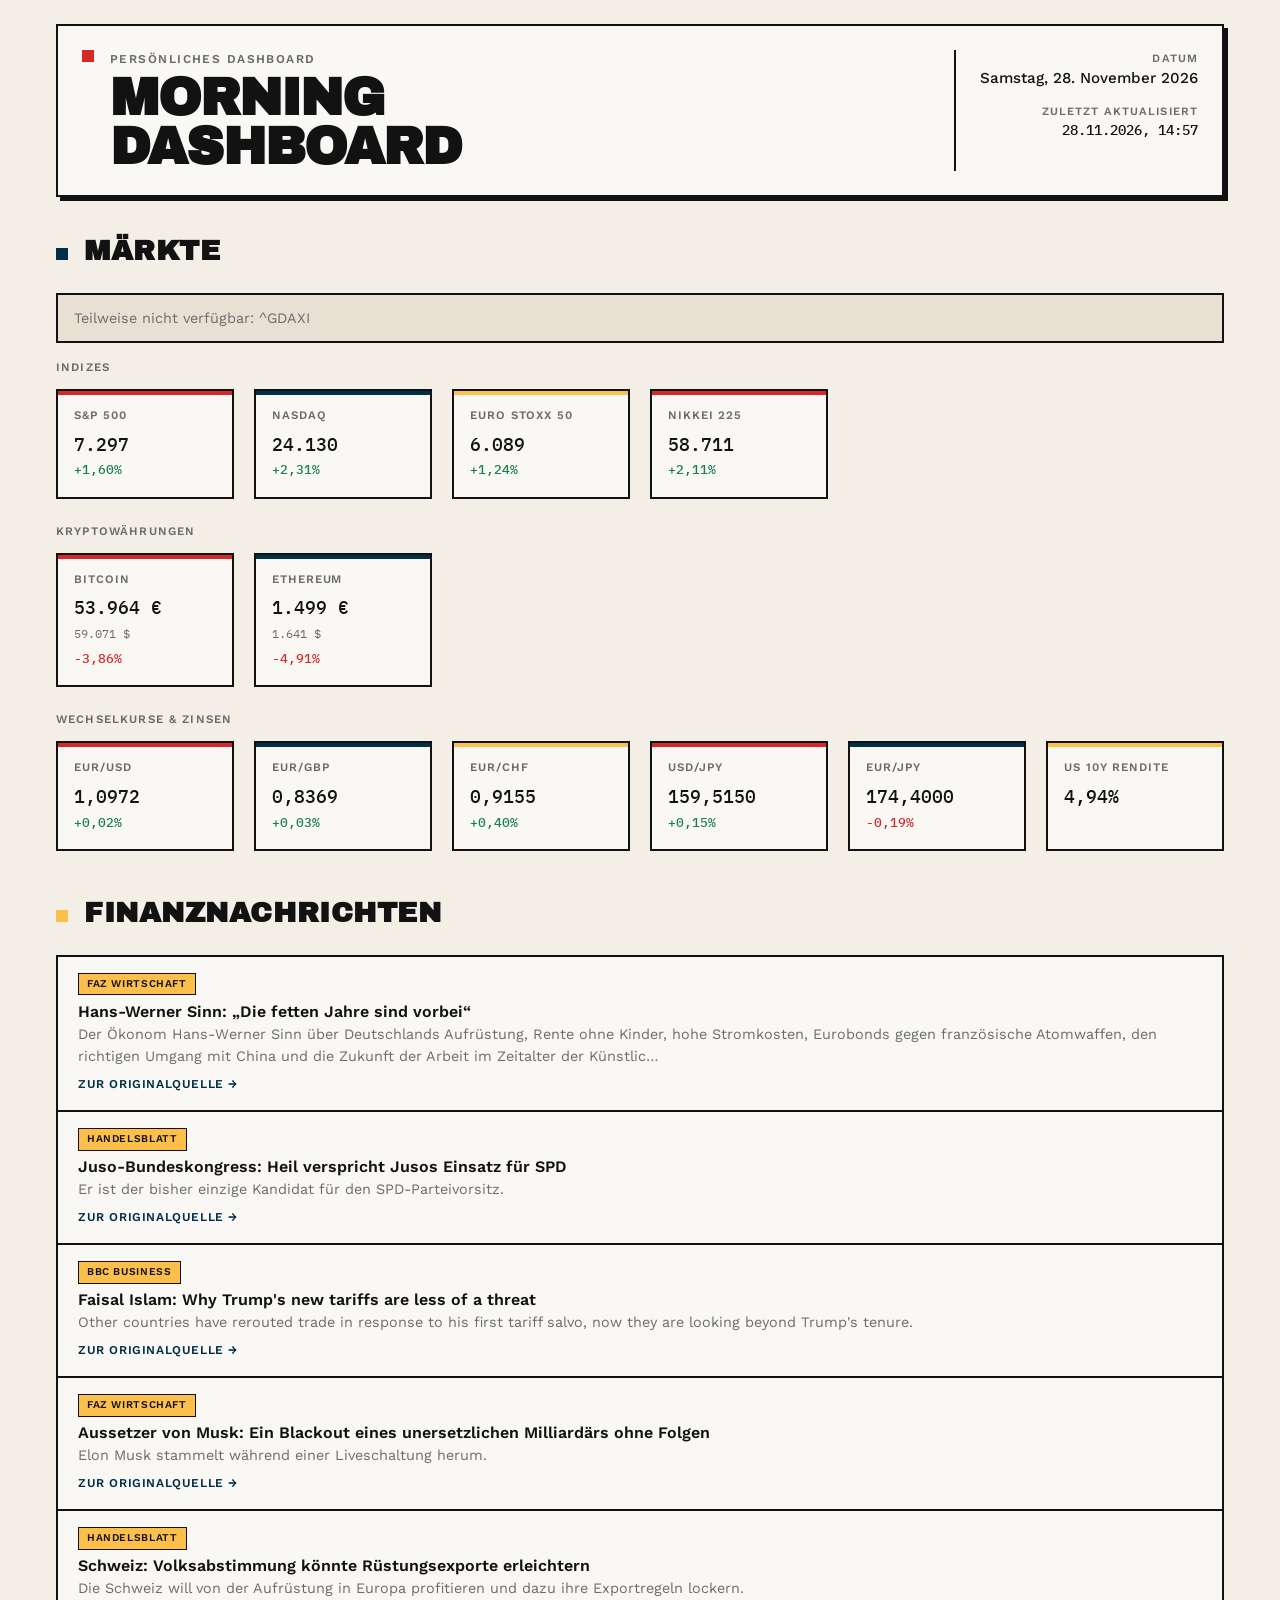
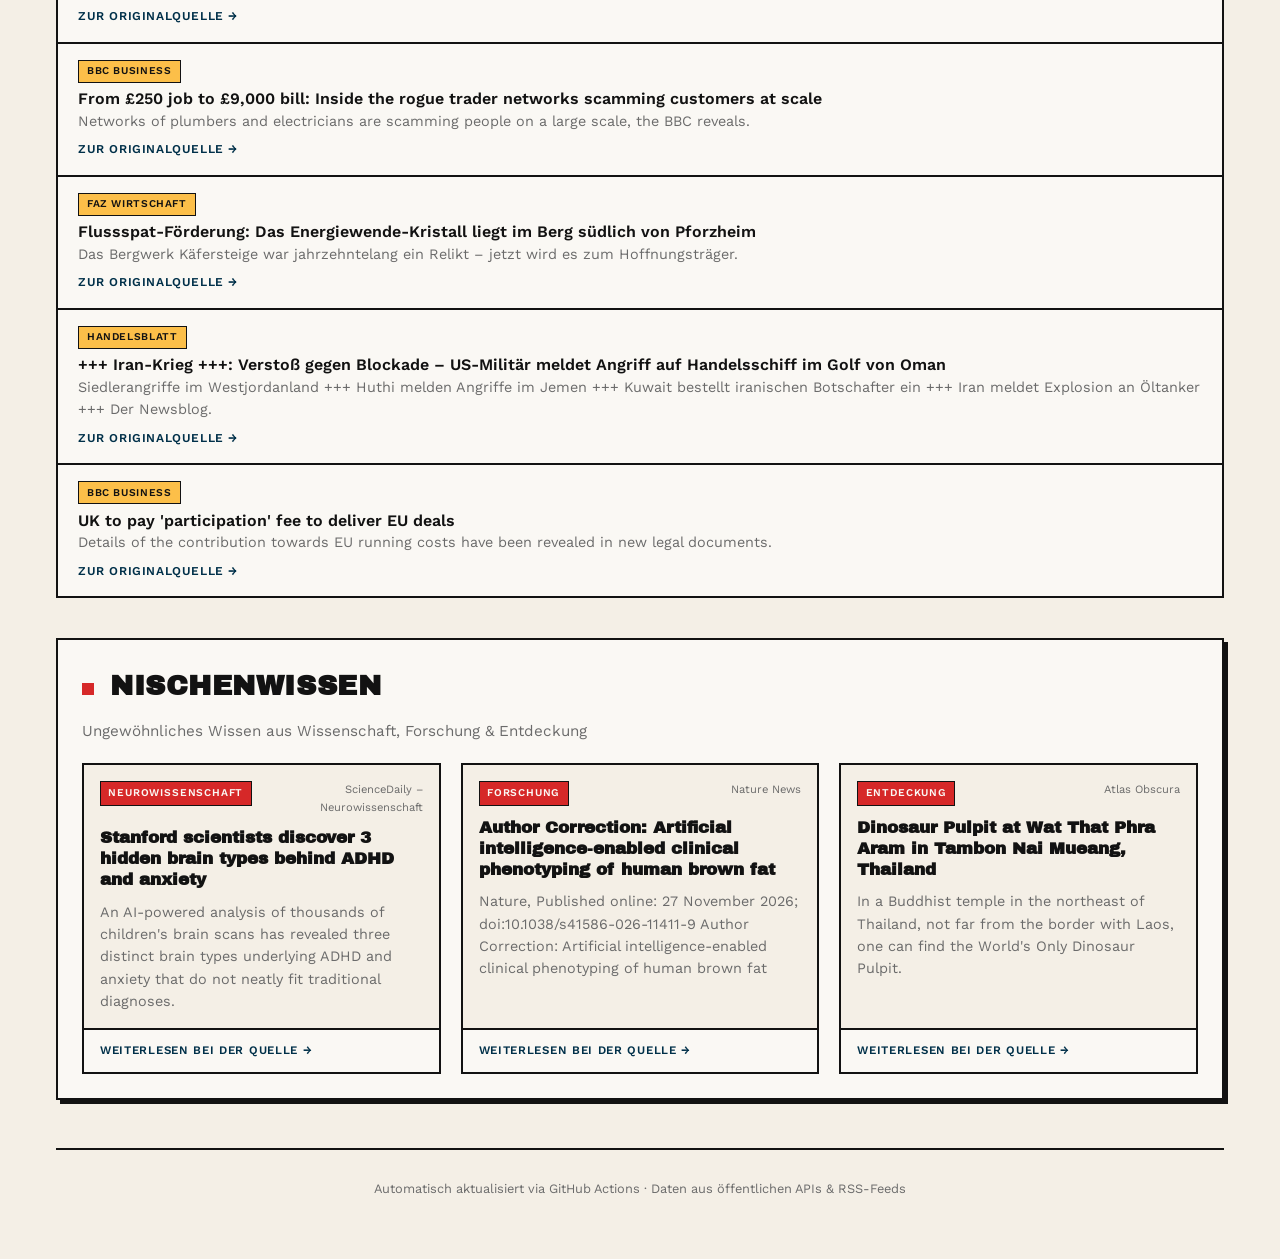
<file: index.html>
<!DOCTYPE html>
<html lang="de">
<head>
  <meta charset="UTF-8">
  <meta name="viewport" content="width=device-width, initial-scale=1.0">
  <meta name="description" content="Persönliches Morning Dashboard – Finanzen, Nachrichten und Nischenwissen">
  <title>Morning Dashboard</title>
  <link rel="preconnect" href="https://fonts.googleapis.com">
  <link rel="preconnect" href="https://fonts.gstatic.com" crossorigin>
  <link href="https://fonts.googleapis.com/css2?family=Archivo+Black&family=IBM+Plex+Mono:wght@400;500&family=Work+Sans:wght@400;500;600&display=swap" rel="stylesheet">
  <link rel="stylesheet" href="css/style.css">
</head>
<body>
  <div class="page">
    <header class="site-header">
      <div class="header-grid">
        <div class="header-title">
          <span class="accent-bar accent-red"></span>
          <div>
            <p class="eyebrow">Persönliches Dashboard</p>
            <h1>Morning<br>Dashboard</h1>
          </div>
        </div>
        <div class="header-meta">
          <p class="meta-label">Datum</p>
          <p id="date-label" class="meta-value">—</p>
          <p class="meta-label">Zuletzt aktualisiert</p>
          <p id="updated-at" class="meta-value mono">—</p>
        </div>
      </div>
    </header>

    <main>
      <!-- Finanzkennzahlen -->
      <section class="section" aria-labelledby="markets-heading">
        <div class="section-head">
          <span class="accent-bar accent-blue"></span>
          <h2 id="markets-heading">Märkte</h2>
        </div>
        <div id="markets-error" class="section-error hidden" role="alert"></div>
        <div class="market-block">
          <p class="subsection-label">Indizes</p>
          <div id="indices-grid" class="card-grid card-grid--compact"></div>
        </div>
        <div class="market-block">
          <p class="subsection-label">Kryptowährungen</p>
          <div id="crypto-grid" class="card-grid card-grid--compact"></div>
        </div>
        <div class="market-block">
          <p class="subsection-label">Wechselkurse & Zinsen</p>
          <div id="forex-grid" class="card-grid card-grid--compact"></div>
        </div>
      </section>

      <!-- Finanznachrichten -->
      <section class="section" aria-labelledby="finance-heading">
        <div class="section-head">
          <span class="accent-bar accent-yellow"></span>
          <h2 id="finance-heading">Finanznachrichten</h2>
        </div>
        <div id="finance-error" class="section-error hidden" role="alert"></div>
        <div id="finance-news" class="news-list"></div>
      </section>

      <!-- Nischen-News (Herzstück) -->
      <section class="section section--highlight" aria-labelledby="niche-heading">
        <div class="section-head">
          <span class="accent-bar accent-red"></span>
          <h2 id="niche-heading">Nischenwissen</h2>
          <p class="section-subtitle">Ungewöhnliches Wissen aus Wissenschaft, Forschung & Entdeckung</p>
        </div>
        <div id="niche-error" class="section-error hidden" role="alert"></div>
        <div id="niche-news" class="niche-grid"></div>
      </section>
    </main>

    <footer class="site-footer">
      <p>Automatisch aktualisiert via GitHub Actions · Daten aus öffentlichen APIs & RSS-Feeds</p>
    </footer>
  </div>

  <script src="js/app.js"></script>
</body>
</html>
</file>
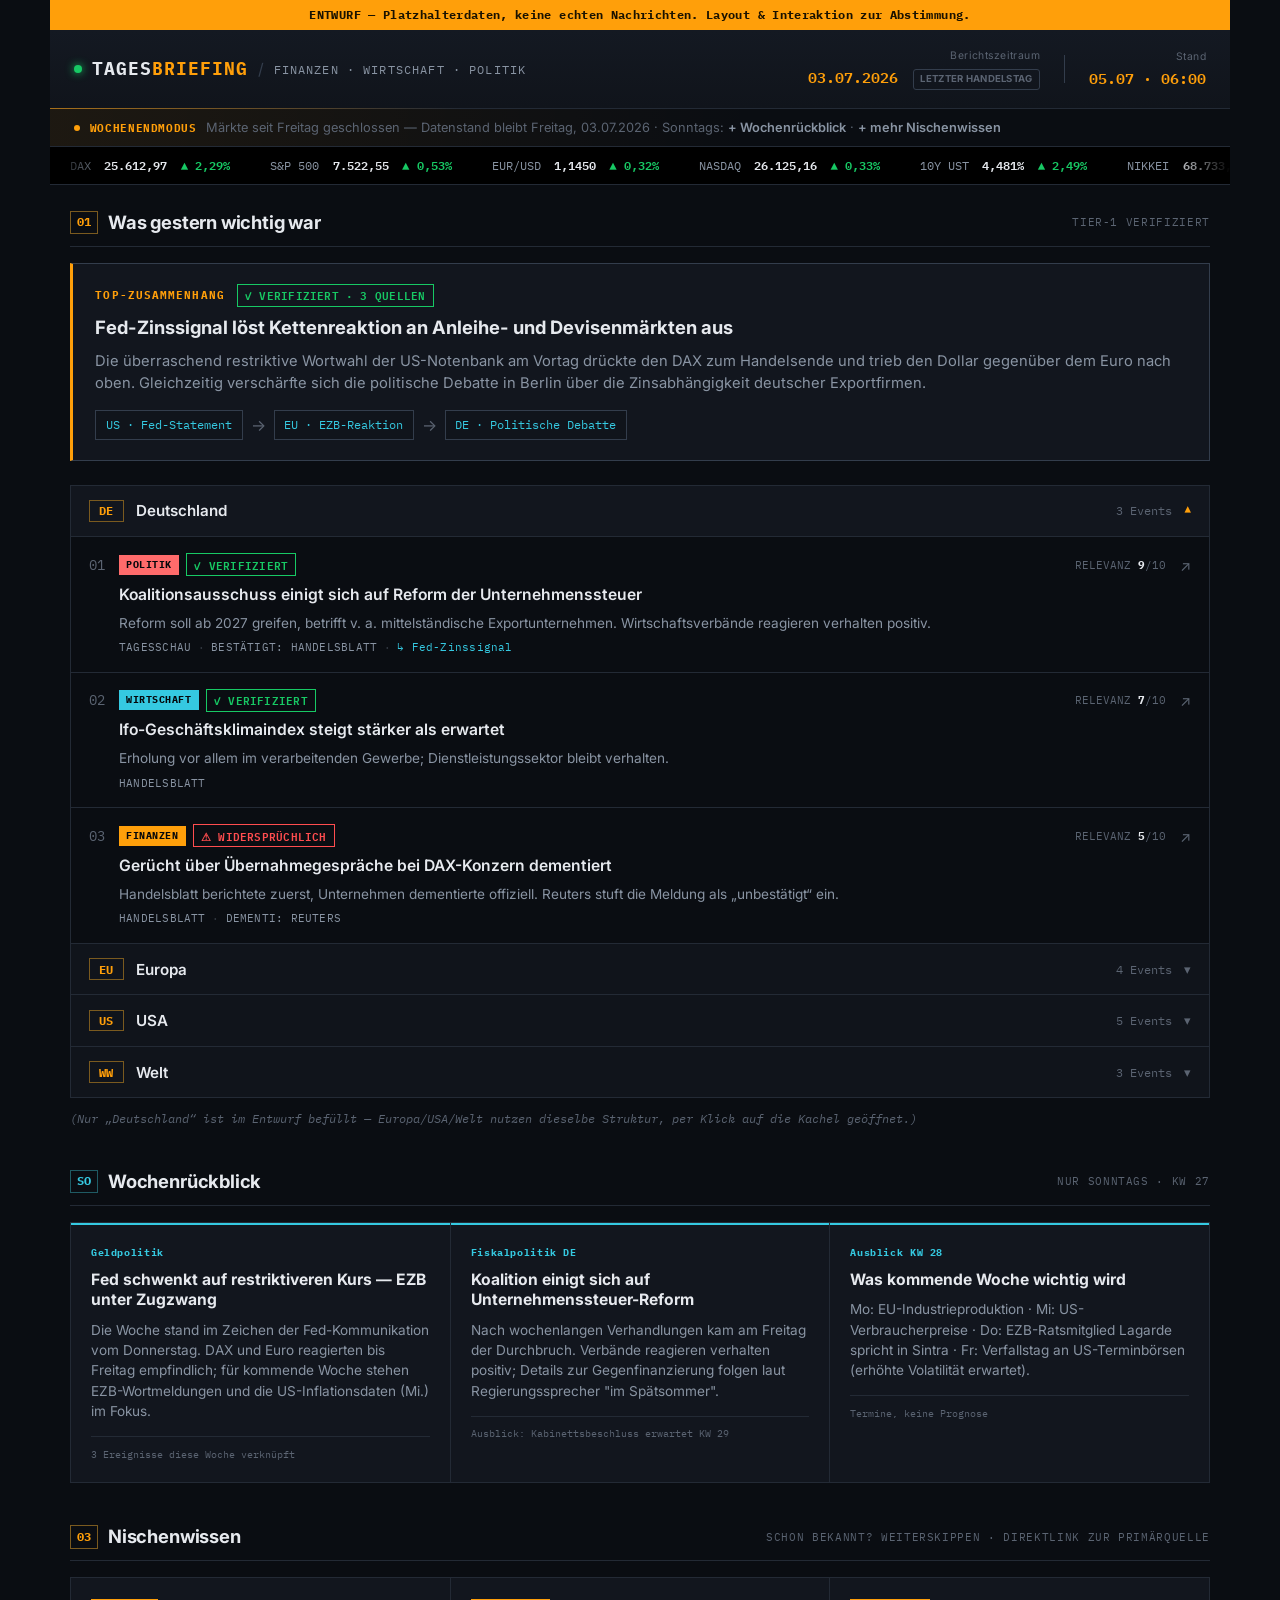
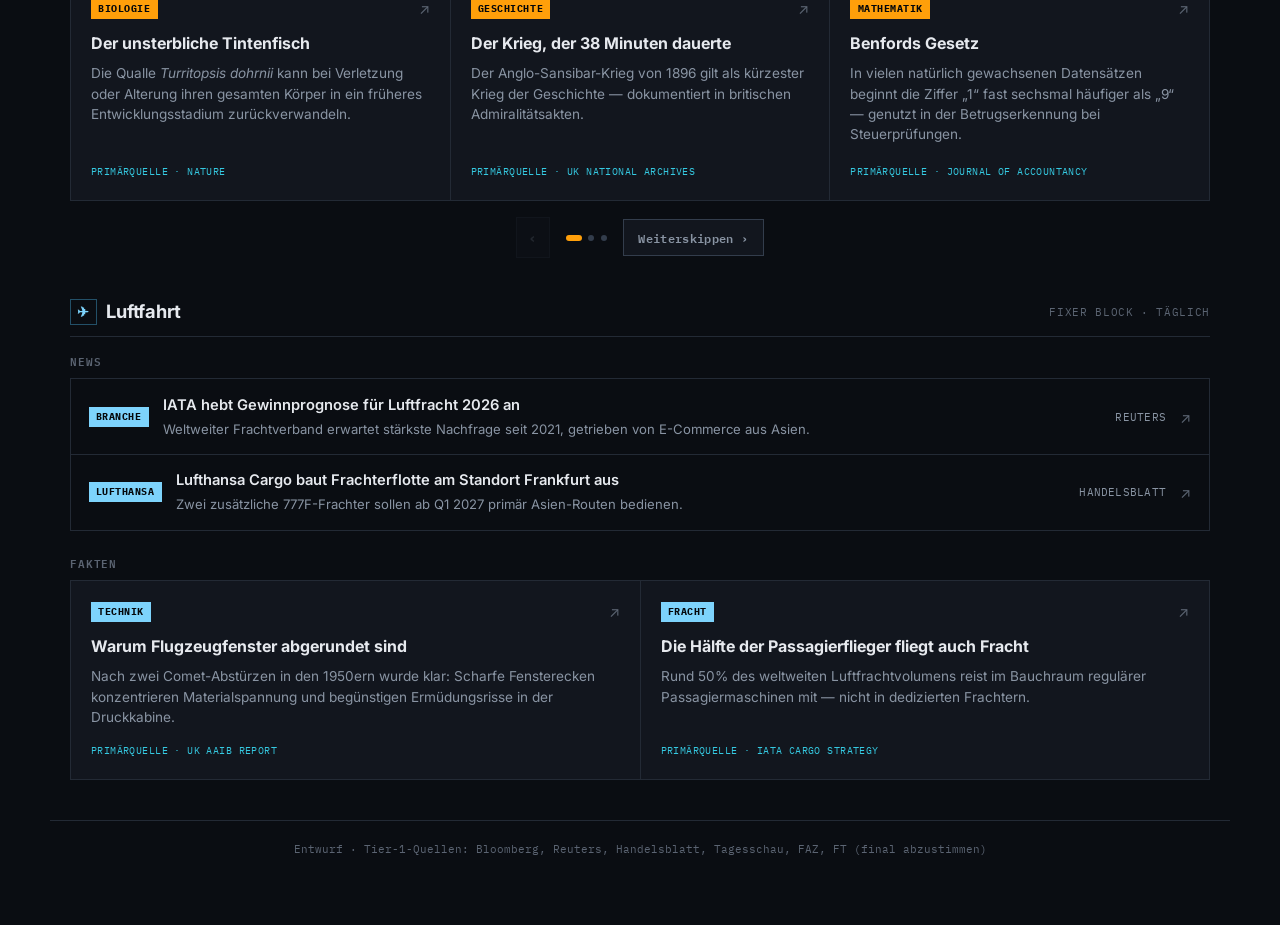
<file: briefing-draft.html>
<!DOCTYPE html>
<html lang="de">
<head>
  <meta charset="UTF-8">
  <meta name="viewport" content="width=device-width, initial-scale=1.0">
  <meta name="description" content="Entwurf: Tagesbriefing & Nischenwissen">
  <title>Tagesbriefing – Entwurf</title>
  <link rel="preconnect" href="https://fonts.googleapis.com">
  <link rel="preconnect" href="https://fonts.gstatic.com" crossorigin>
  <link href="https://fonts.googleapis.com/css2?family=IBM+Plex+Mono:wght@400;500;600;700&family=Inter:wght@400;500;600;700;800&display=swap" rel="stylesheet">
  <link rel="stylesheet" href="css/briefing.css">
</head>
<body>
  <div class="page">

    <div class="draft-banner">
      ENTWURF — Platzhalterdaten, keine echten Nachrichten. Layout &amp; Interaktion zur Abstimmung.
    </div>

    <header class="term-header">
      <div class="term-header-left">
        <span class="live-dot"></span>
        <span class="term-brand">TAGES<span class="term-brand-accent">BRIEFING</span></span>
        <span class="term-sep">/</span>
        <span class="term-sub">FINANZEN · WIRTSCHAFT · POLITIK</span>
      </div>
      <div class="term-header-right">
        <div class="term-meta">
          <span class="term-meta-label">Berichtszeitraum</span>
          <span class="term-meta-value">03.07.2026 <span class="weekend-flag">Letzter Handelstag</span></span>
        </div>
        <div class="term-meta-divider"></div>
        <div class="term-meta">
          <span class="term-meta-label">Stand</span>
          <span class="term-meta-value">05.07 · 06:00</span>
        </div>
      </div>
    </header>

    <div class="weekend-note">
      <span class="weekend-note-dot"></span>
      <span class="weekend-note-tag">Wochenendmodus</span>
      <span class="weekend-note-text">Märkte seit Freitag geschlossen — Datenstand bleibt Freitag, 03.07.2026 · Sonntags: <b>+ Wochenrückblick</b> · <b>+ mehr Nischenwissen</b></span>
    </div>

    <!-- Ticker-Leiste -->
    <div class="ticker-bar">
      <div class="ticker-fade ticker-fade--left"></div>
      <div class="ticker-fade ticker-fade--right"></div>
      <div class="ticker-track">
        <span class="ticker-item">DAX <b>25.612,97</b> <span class="up">▲ 2,29%</span></span>
        <span class="ticker-item">S&amp;P 500 <b>7.522,55</b> <span class="up">▲ 0,53%</span></span>
        <span class="ticker-item">EUR/USD <b>1,1450</b> <span class="up">▲ 0,32%</span></span>
        <span class="ticker-item">NASDAQ <b>26.125,16</b> <span class="up">▲ 0,33%</span></span>
        <span class="ticker-item">10Y UST <b>4,481%</b> <span class="up">▲ 2,49%</span></span>
        <span class="ticker-item">NIKKEI <b>68.733,15</b> <span class="down">▼ 2,47%</span></span>
        <span class="ticker-item">BTC <b>61.647</b> <span class="up">▲ 2,67%</span></span>
        <span class="ticker-item" aria-hidden="true">DAX <b>25.612,97</b> <span class="up">▲ 2,29%</span></span>
        <span class="ticker-item" aria-hidden="true">S&amp;P 500 <b>7.522,55</b> <span class="up">▲ 0,53%</span></span>
        <span class="ticker-item" aria-hidden="true">EUR/USD <b>1,1450</b> <span class="up">▲ 0,32%</span></span>
        <span class="ticker-item" aria-hidden="true">NASDAQ <b>26.125,16</b> <span class="up">▲ 0,33%</span></span>
        <span class="ticker-item" aria-hidden="true">10Y UST <b>4,481%</b> <span class="up">▲ 2,49%</span></span>
        <span class="ticker-item" aria-hidden="true">NIKKEI <b>68.733,15</b> <span class="down">▼ 2,47%</span></span>
        <span class="ticker-item" aria-hidden="true">BTC <b>61.647</b> <span class="up">▲ 2,67%</span></span>
      </div>
    </div>

    <main>

      <!-- ================= SEKTION 1: TAGESBRIEFING ================= -->
      <section class="section" aria-labelledby="briefing-heading">
        <div class="section-head">
          <h2 id="briefing-heading"><span class="idx">01</span> Was gestern wichtig war</h2>
          <span class="section-flag">Tier-1 verifiziert</span>
        </div>

        <!-- Top Story: übergreifende Verbindung -->
        <article class="top-story">
          <div class="top-story-head">
            <span class="top-story-tag">TOP-ZUSAMMENHANG</span>
            <span class="badge badge--verified">✓ VERIFIZIERT · 3 QUELLEN</span>
          </div>
          <h3>Fed-Zinssignal löst Kettenreaktion an Anleihe- und Devisenmärkten aus</h3>
          <p>
            Die überraschend restriktive Wortwahl der US-Notenbank am Vortag drückte den DAX zum Handelsende
            und trieb den Dollar gegenüber dem Euro nach oben. Gleichzeitig verschärfte sich die politische
            Debatte in Berlin über die Zinsabhängigkeit deutscher Exportfirmen.
          </p>
          <div class="chain">
            <a href="#" class="chain-node">US · Fed-Statement</a>
            <span class="chain-arrow">→</span>
            <a href="#" class="chain-node">EU · EZB-Reaktion</a>
            <span class="chain-arrow">→</span>
            <a href="#" class="chain-node">DE · Politische Debatte</a>
          </div>
        </article>

        <!-- Regionen-Akkordeon -->
        <div class="region-accordion">

          <!-- DEUTSCHLAND — offen als Beispiel -->
          <div class="region-block is-open" data-region="de">
            <button class="region-toggle" aria-expanded="true">
              <span class="region-toggle-left">
                <span class="region-code">DE</span>
                <span class="region-name">Deutschland</span>
              </span>
              <span class="region-toggle-right">
                <span class="region-count">3 Events</span>
                <span class="chevron">▾</span>
              </span>
            </button>
            <div class="region-panel">
              <ol class="event-list">

                <li class="event-row">
                  <a class="event-row-link" href="#" target="_blank" rel="noopener">
                    <span class="event-rank">01</span>
                    <span class="event-main">
                      <span class="event-meta-row">
                        <span class="chip chip--politik">POLITIK</span>
                        <span class="badge badge--verified">✓ VERIFIZIERT</span>
                        <span class="importance">RELEVANZ <b>9</b>/10</span>
                      </span>
                      <span class="event-title">Koalitionsausschuss einigt sich auf Reform der Unternehmenssteuer</span>
                      <span class="event-summary">Reform soll ab 2027 greifen, betrifft v. a. mittelständische Exportunternehmen. Wirtschaftsverbände reagieren verhalten positiv.</span>
                      <span class="event-footer">
                        <span class="source-tag">TAGESSCHAU</span>
                        <span class="dot">·</span>
                        <span class="source-tag">BESTÄTIGT: HANDELSBLATT</span>
                        <span class="dot">·</span>
                        <span class="related-link">↳ Fed-Zinssignal</span>
                      </span>
                    </span>
                    <span class="event-arrow">↗</span>
                  </a>
                </li>

                <li class="event-row">
                  <a class="event-row-link" href="#" target="_blank" rel="noopener">
                    <span class="event-rank">02</span>
                    <span class="event-main">
                      <span class="event-meta-row">
                        <span class="chip chip--wirtschaft">WIRTSCHAFT</span>
                        <span class="badge badge--verified">✓ VERIFIZIERT</span>
                        <span class="importance">RELEVANZ <b>7</b>/10</span>
                      </span>
                      <span class="event-title">Ifo-Geschäftsklimaindex steigt stärker als erwartet</span>
                      <span class="event-summary">Erholung vor allem im verarbeitenden Gewerbe; Dienstleistungssektor bleibt verhalten.</span>
                      <span class="event-footer">
                        <span class="source-tag">HANDELSBLATT</span>
                      </span>
                    </span>
                    <span class="event-arrow">↗</span>
                  </a>
                </li>

                <li class="event-row">
                  <a class="event-row-link" href="#" target="_blank" rel="noopener">
                    <span class="event-rank">03</span>
                    <span class="event-main">
                      <span class="event-meta-row">
                        <span class="chip chip--finanzen">FINANZEN</span>
                        <span class="badge badge--disputed">⚠ WIDERSPRÜCHLICH</span>
                        <span class="importance">RELEVANZ <b>5</b>/10</span>
                      </span>
                      <span class="event-title">Gerücht über Übernahmegespräche bei DAX-Konzern dementiert</span>
                      <span class="event-summary">Handelsblatt berichtete zuerst, Unternehmen dementierte offiziell. Reuters stuft die Meldung als „unbestätigt“ ein.</span>
                      <span class="event-footer">
                        <span class="source-tag">HANDELSBLATT</span>
                        <span class="dot">·</span>
                        <span class="source-tag">DEMENTI: REUTERS</span>
                      </span>
                    </span>
                    <span class="event-arrow">↗</span>
                  </a>
                </li>

              </ol>
            </div>
          </div>

          <!-- EUROPA — geschlossen -->
          <div class="region-block" data-region="eu">
            <button class="region-toggle" aria-expanded="false">
              <span class="region-toggle-left">
                <span class="region-code">EU</span>
                <span class="region-name">Europa</span>
              </span>
              <span class="region-toggle-right">
                <span class="region-count">4 Events</span>
                <span class="chevron">▾</span>
              </span>
            </button>
            <div class="region-panel" hidden></div>
          </div>

          <!-- USA — geschlossen -->
          <div class="region-block" data-region="us">
            <button class="region-toggle" aria-expanded="false">
              <span class="region-toggle-left">
                <span class="region-code">US</span>
                <span class="region-name">USA</span>
              </span>
              <span class="region-toggle-right">
                <span class="region-count">5 Events</span>
                <span class="chevron">▾</span>
              </span>
            </button>
            <div class="region-panel" hidden></div>
          </div>

          <!-- WELT — geschlossen -->
          <div class="region-block" data-region="world">
            <button class="region-toggle" aria-expanded="false">
              <span class="region-toggle-left">
                <span class="region-code">WW</span>
                <span class="region-name">Welt</span>
              </span>
              <span class="region-toggle-right">
                <span class="region-count">3 Events</span>
                <span class="chevron">▾</span>
              </span>
            </button>
            <div class="region-panel" hidden></div>
          </div>

        </div>
        <p class="panel-note">(Nur „Deutschland“ ist im Entwurf befüllt — Europa/USA/Welt nutzen dieselbe Struktur, per Klick auf die Kachel geöffnet.)</p>
      </section>

      <!-- ================= SEKTION 1B: WOCHENRÜCKBLICK (nur sonntags) ================= -->
      <section class="section" aria-labelledby="recap-heading">
        <div class="section-head">
          <h2 id="recap-heading"><span class="idx sun">SO</span> Wochenrückblick</h2>
          <span class="section-flag">Nur sonntags · KW 27</span>
        </div>

        <div class="recap-grid">

          <article class="recap-card">
            <span class="recap-theme">Geldpolitik</span>
            <h3>Fed schwenkt auf restriktiveren Kurs — EZB unter Zugzwang</h3>
            <p>Die Woche stand im Zeichen der Fed-Kommunikation vom Donnerstag. DAX und Euro reagierten bis Freitag empfindlich; für kommende Woche stehen EZB-Wortmeldungen und die US-Inflationsdaten (Mi.) im Fokus.</p>
            <span class="recap-footer">3 Ereignisse diese Woche verknüpft</span>
          </article>

          <article class="recap-card">
            <span class="recap-theme">Fiskalpolitik DE</span>
            <h3>Koalition einigt sich auf Unternehmenssteuer-Reform</h3>
            <p>Nach wochenlangen Verhandlungen kam am Freitag der Durchbruch. Verbände reagieren verhalten positiv; Details zur Gegenfinanzierung folgen laut Regierungssprecher "im Spätsommer".</p>
            <span class="recap-footer">Ausblick: Kabinettsbeschluss erwartet KW 29</span>
          </article>

          <article class="recap-card">
            <span class="recap-theme">Ausblick KW 28</span>
            <h3>Was kommende Woche wichtig wird</h3>
            <p>Mo: EU-Industrieproduktion · Mi: US-Verbraucherpreise · Do: EZB-Ratsmitglied Lagarde spricht in Sintra · Fr: Verfallstag an US-Terminbörsen (erhöhte Volatilität erwartet).</p>
            <span class="recap-footer">Termine, keine Prognose</span>
          </article>

        </div>
      </section>

      <!-- ================= SEKTION 2: NISCHENWISSEN ================= -->
      <section class="section" aria-labelledby="niche-heading">
        <div class="section-head">
          <h2 id="niche-heading"><span class="idx">03</span> Nischenwissen</h2>
          <span class="section-flag">Schon bekannt? Weiterskippen · Direktlink zur Primärquelle</span>
        </div>

        <div class="niche-carousel" data-carousel>
          <div class="niche-track" data-carousel-track>

            <div class="niche-grid" data-carousel-page>

              <a class="niche-card" href="#" target="_blank" rel="noopener">
                <span class="niche-card-top">
                  <span class="chip chip--niche">BIOLOGIE</span>
                  <span class="niche-arrow">↗</span>
                </span>
                <h3>Der unsterbliche Tintenfisch</h3>
                <p>Die Qualle <em>Turritopsis dohrnii</em> kann bei Verletzung oder Alterung ihren gesamten Körper in ein früheres Entwicklungsstadium zurückverwandeln.</p>
                <span class="niche-source">PRIMÄRQUELLE · NATURE</span>
              </a>

              <a class="niche-card" href="#" target="_blank" rel="noopener">
                <span class="niche-card-top">
                  <span class="chip chip--niche">GESCHICHTE</span>
                  <span class="niche-arrow">↗</span>
                </span>
                <h3>Der Krieg, der 38 Minuten dauerte</h3>
                <p>Der Anglo-Sansibar-Krieg von 1896 gilt als kürzester Krieg der Geschichte — dokumentiert in britischen Admiralitätsakten.</p>
                <span class="niche-source">PRIMÄRQUELLE · UK NATIONAL ARCHIVES</span>
              </a>

              <a class="niche-card" href="#" target="_blank" rel="noopener">
                <span class="niche-card-top">
                  <span class="chip chip--niche">MATHEMATIK</span>
                  <span class="niche-arrow">↗</span>
                </span>
                <h3>Benfords Gesetz</h3>
                <p>In vielen natürlich gewachsenen Datensätzen beginnt die Ziffer „1“ fast sechsmal häufiger als „9“ — genutzt in der Betrugserkennung bei Steuerprüfungen.</p>
                <span class="niche-source">PRIMÄRQUELLE · JOURNAL OF ACCOUNTANCY</span>
              </a>

            </div>

            <div class="niche-grid" data-carousel-page>

              <a class="niche-card" href="#" target="_blank" rel="noopener">
                <span class="niche-card-top">
                  <span class="chip chip--niche">LINGUISTIK</span>
                  <span class="niche-arrow">↗</span>
                </span>
                <h3>Die Sprache ohne Zahlwörter</h3>
                <p>Die Pirahã im Amazonas besitzen keine Wörter für exakte Mengen — nur "wenig" und "viel". Das stellt Chomskys Universalgrammatik-These infrage.</p>
                <span class="niche-source">PRIMÄRQUELLE · MIT LINGUISTICS</span>
              </a>

              <a class="niche-card" href="#" target="_blank" rel="noopener">
                <span class="niche-card-top">
                  <span class="chip chip--niche">ASTRONOMIE</span>
                  <span class="niche-arrow">↗</span>
                </span>
                <h3>Ein Tag auf der Venus dauert länger als ihr Jahr</h3>
                <p>Die Venus rotiert so langsam (243 Erdtage pro Umdrehung), dass ihre Umlaufzeit um die Sonne (225 Tage) kürzer ist als ein einzelner Venustag.</p>
                <span class="niche-source">PRIMÄRQUELLE · NASA JPL</span>
              </a>

              <a class="niche-card" href="#" target="_blank" rel="noopener">
                <span class="niche-card-top">
                  <span class="chip chip--niche">PSYCHOLOGIE</span>
                  <span class="niche-arrow">↗</span>
                </span>
                <h3>Der Baader-Meinhof-Effekt</h3>
                <p>Sobald man einen neuen Begriff lernt, scheint er plötzlich überall aufzutauchen — ein Zusammenspiel aus selektiver Aufmerksamkeit und Bestätigungsfehler, kein Zufall.</p>
                <span class="niche-source">PRIMÄRQUELLE · STANFORD NEWS</span>
              </a>

            </div>

            <div class="niche-grid" data-carousel-page>

              <a class="niche-card" href="#" target="_blank" rel="noopener">
                <span class="niche-card-top">
                  <span class="chip chip--niche">CHEMIE</span>
                  <span class="niche-arrow">↗</span>
                </span>
                <h3>Glas ist keine gefrorene Flüssigkeit</h3>
                <p>Ein Mythos hält sich hartnäckig: Fensterglas fließe über Jahrhunderte nach unten. Tatsächlich ist Glas ein amorpher Festkörper — mittelalterliche Fenster sind einfach ungleichmäßig gegossen.</p>
                <span class="niche-source">PRIMÄRQUELLE · CORNING MUSEUM OF GLASS</span>
              </a>

              <a class="niche-card" href="#" target="_blank" rel="noopener">
                <span class="niche-card-top">
                  <span class="chip chip--niche">ÖKONOMIE</span>
                  <span class="niche-arrow">↗</span>
                </span>
                <h3>Der Big-Mac-Index</h3>
                <p>The Economist vergleicht seit 1986 Burgerpreise weltweit, um Kaufkraftparität greifbar zu machen — mittlerweile eine anerkannte informelle Kennzahl unter Ökonomen.</p>
                <span class="niche-source">PRIMÄRQUELLE · THE ECONOMIST</span>
              </a>

              <a class="niche-card" href="#" target="_blank" rel="noopener">
                <span class="niche-card-top">
                  <span class="chip chip--niche">BIOLOGIE</span>
                  <span class="niche-arrow">↗</span>
                </span>
                <h3>Oktopusse haben drei Herzen</h3>
                <p>Zwei pumpen Blut durch die Kiemen, eines durch den Rest des Körpers — beim Schwimmen setzt das dritte Herz kurz aus, weshalb Oktopusse lieber krabbeln.</p>
                <span class="niche-source">PRIMÄRQUELLE · SMITHSONIAN OCEAN</span>
              </a>

            </div>

          </div>

          <div class="niche-carousel-nav">
            <button class="carousel-btn" type="button" data-carousel-prev aria-label="Vorherige Fakten">‹</button>
            <div class="carousel-dots" data-carousel-dots></div>
            <button class="carousel-btn" type="button" data-carousel-next aria-label="Weitere Fakten — schon bekannt? Skip">
              Weiterskippen ›
            </button>
          </div>
        </div>
      </section>

      <!-- ================= SEKTION 4: LUFTFAHRT (fix) ================= -->
      <section class="section" aria-labelledby="aviation-heading">
        <div class="section-head">
          <h2 id="aviation-heading"><span class="idx aviation">✈</span> Luftfahrt</h2>
          <span class="section-flag">Fixer Block · täglich</span>
        </div>

        <p class="subsection-label">News</p>
        <div class="aviation-news-list">

          <a class="aviation-news-row" href="#" target="_blank" rel="noopener">
            <span class="chip chip--aviation">BRANCHE</span>
            <span class="aviation-news-main">
              <span class="aviation-news-title">IATA hebt Gewinnprognose für Luftfracht 2026 an</span>
              <span class="aviation-news-summary">Weltweiter Frachtverband erwartet stärkste Nachfrage seit 2021, getrieben von E-Commerce aus Asien.</span>
            </span>
            <span class="event-footer">
              <span class="source-tag">REUTERS</span>
            </span>
            <span class="event-arrow">↗</span>
          </a>

          <a class="aviation-news-row" href="#" target="_blank" rel="noopener">
            <span class="chip chip--aviation">LUFTHANSA</span>
            <span class="aviation-news-main">
              <span class="aviation-news-title">Lufthansa Cargo baut Frachterflotte am Standort Frankfurt aus</span>
              <span class="aviation-news-summary">Zwei zusätzliche 777F-Frachter sollen ab Q1 2027 primär Asien-Routen bedienen.</span>
            </span>
            <span class="event-footer">
              <span class="source-tag">HANDELSBLATT</span>
            </span>
            <span class="event-arrow">↗</span>
          </a>

        </div>

        <p class="subsection-label">Fakten</p>
        <div class="niche-grid">

          <a class="niche-card" href="#" target="_blank" rel="noopener">
            <span class="niche-card-top">
              <span class="chip chip--aviation">TECHNIK</span>
              <span class="niche-arrow">↗</span>
            </span>
            <h3>Warum Flugzeugfenster abgerundet sind</h3>
            <p>Nach zwei Comet-Abstürzen in den 1950ern wurde klar: Scharfe Fensterecken konzentrieren Materialspannung und begünstigen Ermüdungsrisse in der Druckkabine.</p>
            <span class="niche-source">PRIMÄRQUELLE · UK AAIB REPORT</span>
          </a>

          <a class="niche-card" href="#" target="_blank" rel="noopener">
            <span class="niche-card-top">
              <span class="chip chip--aviation">FRACHT</span>
              <span class="niche-arrow">↗</span>
            </span>
            <h3>Die Hälfte der Passagierflieger fliegt auch Fracht</h3>
            <p>Rund 50% des weltweiten Luftfrachtvolumens reist im Bauchraum regulärer Passagiermaschinen mit — nicht in dedizierten Frachtern.</p>
            <span class="niche-source">PRIMÄRQUELLE · IATA CARGO STRATEGY</span>
          </a>

        </div>
      </section>

    </main>

    <footer class="site-footer">
      <p>Entwurf · Tier-1-Quellen: Bloomberg, Reuters, Handelsblatt, Tagesschau, FAZ, FT (final abzustimmen)</p>
    </footer>
  </div>

  <script>
    document.querySelectorAll('.region-toggle').forEach(btn => {
      btn.addEventListener('click', () => {
        const block = btn.closest('.region-block');
        const panel = block.querySelector('.region-panel');
        const isOpen = block.classList.contains('is-open');

        document.querySelectorAll('.region-block').forEach(b => {
          b.classList.remove('is-open');
          b.querySelector('.region-toggle').setAttribute('aria-expanded', 'false');
          b.querySelector('.region-panel').hidden = true;
        });

        if (!isOpen) {
          block.classList.add('is-open');
          btn.setAttribute('aria-expanded', 'true');
          panel.hidden = false;
        }
      });
    });

    document.querySelectorAll('[data-carousel]').forEach(carousel => {
      const track = carousel.querySelector('[data-carousel-track]');
      const pages = Array.from(carousel.querySelectorAll('[data-carousel-page]'));
      const prevBtn = carousel.querySelector('[data-carousel-prev]');
      const nextBtn = carousel.querySelector('[data-carousel-next]');
      const dotsWrap = carousel.querySelector('[data-carousel-dots]');
      let current = 0;

      pages.forEach((_, i) => {
        const dot = document.createElement('button');
        dot.type = 'button';
        dot.setAttribute('aria-label', `Fakten-Seite ${i + 1}`);
        dot.addEventListener('click', () => goTo(i));
        dotsWrap.appendChild(dot);
      });
      const dots = Array.from(dotsWrap.children);

      function render() {
        track.style.transform = `translateX(-${current * 100}%)`;
        dots.forEach((d, i) => d.classList.toggle('is-active', i === current));
        prevBtn.disabled = current === 0;
        nextBtn.textContent = current === pages.length - 1 ? 'Von vorn ›' : 'Weiterskippen ›';
      }

      function goTo(i) {
        current = (i + pages.length) % pages.length;
        render();
      }

      prevBtn.addEventListener('click', () => goTo(current - 1));
      nextBtn.addEventListener('click', () => goTo(current + 1 >= pages.length ? 0 : current + 1));

      render();
    });
  </script>
</body>
</html>
</file>
<file: css/style.css>
/* ==========================================================================
   Morning Dashboard – Bauhaus-inspiriertes Design
   ========================================================================== */

:root {
  --black: #121212;
  --cream: #f4efe6;
  --cream-dark: #e8e0d2;
  --white: #faf8f4;
  --red: #d62828;
  --blue: #003049;
  --yellow: #fcbf49;
  --gray: #6b6b6b;
  --gray-light: #9a9a9a;

  --font-display: "Archivo Black", "Arial Black", sans-serif;
  --font-body: "Work Sans", "Helvetica Neue", sans-serif;
  --font-mono: "IBM Plex Mono", "Courier New", monospace;

  --radius: 0;
  --shadow: 4px 4px 0 var(--black);
  --border: 2px solid var(--black);
  --gap: 1.25rem;
  --page-max: 1200px;
}

*,
*::before,
*::after {
  box-sizing: border-box;
}

html {
  font-size: 16px;
  scroll-behavior: smooth;
}

body {
  margin: 0;
  font-family: var(--font-body);
  background: var(--cream);
  color: var(--black);
  line-height: 1.55;
  -webkit-font-smoothing: antialiased;
}

.page {
  max-width: var(--page-max);
  margin: 0 auto;
  padding: 1.5rem 1rem 3rem;
}

/* --------------------------------------------------------------------------
   Header
   -------------------------------------------------------------------------- */

.site-header {
  border: var(--border);
  background: var(--white);
  box-shadow: var(--shadow);
  margin-bottom: 2rem;
}

.header-grid {
  display: grid;
  grid-template-columns: 1fr auto;
  gap: var(--gap);
  padding: 1.5rem;
}

.header-title {
  display: flex;
  gap: 1rem;
  align-items: flex-start;
}

.eyebrow {
  margin: 0 0 0.25rem;
  font-size: 0.75rem;
  font-weight: 600;
  letter-spacing: 0.12em;
  text-transform: uppercase;
  color: var(--gray);
}

h1 {
  margin: 0;
  font-family: var(--font-display);
  font-size: clamp(2rem, 6vw, 3.25rem);
  line-height: 0.95;
  letter-spacing: -0.02em;
  text-transform: uppercase;
}

.header-meta {
  text-align: right;
  border-left: var(--border);
  padding-left: 1.5rem;
  min-width: 220px;
}

.meta-label {
  margin: 0;
  font-size: 0.7rem;
  font-weight: 600;
  letter-spacing: 0.1em;
  text-transform: uppercase;
  color: var(--gray);
}

.meta-value {
  margin: 0 0 0.75rem;
  font-size: 0.95rem;
  font-weight: 500;
}

.meta-value.mono {
  font-family: var(--font-mono);
  font-size: 0.85rem;
}

/* --------------------------------------------------------------------------
   Sections
   -------------------------------------------------------------------------- */

.section {
  margin-bottom: 2.5rem;
}

.section--highlight {
  border: var(--border);
  background: var(--white);
  box-shadow: var(--shadow);
  padding: 1.5rem;
}

.section-head {
  display: flex;
  flex-wrap: wrap;
  align-items: baseline;
  gap: 0.75rem 1rem;
  margin-bottom: 1.25rem;
}

h2 {
  margin: 0;
  font-family: var(--font-display);
  font-size: clamp(1.25rem, 3vw, 1.75rem);
  text-transform: uppercase;
  letter-spacing: 0.02em;
}

.section-subtitle {
  margin: 0;
  flex: 1 1 100%;
  color: var(--gray);
  font-size: 0.95rem;
}

.accent-bar {
  display: inline-block;
  width: 12px;
  height: 12px;
  flex-shrink: 0;
}

.accent-red { background: var(--red); }
.accent-blue { background: var(--blue); }
.accent-yellow { background: var(--yellow); }

.section-error {
  padding: 0.75rem 1rem;
  margin-bottom: 1rem;
  border: var(--border);
  background: var(--cream-dark);
  font-size: 0.9rem;
  color: var(--gray);
}

.hidden {
  display: none !important;
}

/* --------------------------------------------------------------------------
   Finanz-Karten
   -------------------------------------------------------------------------- */

.market-block {
  margin-bottom: 1.5rem;
}

.card-grid {
  display: grid;
  gap: var(--gap);
}

.card-grid--compact {
  grid-template-columns: repeat(auto-fill, minmax(160px, 1fr));
}

.metric-card {
  border: var(--border);
  background: var(--white);
  padding: 1rem;
  position: relative;
  overflow: hidden;
}

.metric-card::before {
  content: "";
  position: absolute;
  top: 0;
  left: 0;
  width: 100%;
  height: 4px;
  background: var(--blue);
}

.metric-card:nth-child(3n+1)::before { background: var(--red); }
.metric-card:nth-child(3n+2)::before { background: var(--blue); }
.metric-card:nth-child(3n+3)::before { background: var(--yellow); }

.metric-name {
  margin: 0 0 0.5rem;
  font-size: 0.72rem;
  font-weight: 600;
  letter-spacing: 0.08em;
  text-transform: uppercase;
  color: var(--gray);
}

.metric-price {
  margin: 0;
  font-family: var(--font-mono);
  font-size: 1.15rem;
  font-weight: 500;
  line-height: 1.2;
}

.metric-sub {
  margin: 0.35rem 0 0;
  font-family: var(--font-mono);
  font-size: 0.78rem;
  color: var(--gray);
}

.metric-change {
  margin: 0.35rem 0 0;
  font-family: var(--font-mono);
  font-size: 0.82rem;
  font-weight: 500;
}

.metric-change.positive { color: #1b7f4a; }
.metric-change.negative { color: var(--red); }
.metric-change.neutral { color: var(--gray); }

.subsection-label {
  margin: 0 0 0.75rem;
  font-size: 0.72rem;
  font-weight: 600;
  letter-spacing: 0.1em;
  text-transform: uppercase;
  color: var(--gray);
}

/* --------------------------------------------------------------------------
   Finanznachrichten
   -------------------------------------------------------------------------- */

.news-list {
  display: flex;
  flex-direction: column;
  gap: 0;
  border: var(--border);
  background: var(--white);
}

.news-item {
  display: block;
  padding: 1rem 1.25rem;
  border-bottom: var(--border);
  text-decoration: none;
  color: inherit;
  transition: background 0.15s ease;
}

.news-item:last-child {
  border-bottom: none;
}

.news-item:hover,
.news-item:focus-visible {
  background: var(--cream);
  outline: none;
}

.news-item-header {
  display: flex;
  flex-wrap: wrap;
  align-items: center;
  gap: 0.5rem 0.75rem;
  margin-bottom: 0.35rem;
}

.news-source {
  display: inline-block;
  padding: 0.15rem 0.5rem;
  font-size: 0.65rem;
  font-weight: 600;
  letter-spacing: 0.06em;
  text-transform: uppercase;
  background: var(--yellow);
  border: 1px solid var(--black);
}

.news-title {
  margin: 0;
  font-size: 1rem;
  font-weight: 600;
  line-height: 1.35;
}

.news-summary {
  margin: 0;
  font-size: 0.9rem;
  color: var(--gray);
}

.news-link-hint {
  margin: 0.5rem 0 0;
  font-size: 0.75rem;
  font-weight: 600;
  letter-spacing: 0.05em;
  text-transform: uppercase;
  color: var(--blue);
}

/* --------------------------------------------------------------------------
   Nischen-News (prominent)
   -------------------------------------------------------------------------- */

.niche-grid {
  display: grid;
  grid-template-columns: repeat(auto-fit, minmax(280px, 1fr));
  gap: var(--gap);
}

.niche-card {
  display: flex;
  flex-direction: column;
  border: var(--border);
  background: var(--cream);
  text-decoration: none;
  color: inherit;
  min-height: 220px;
  transition: transform 0.15s ease, box-shadow 0.15s ease;
}

.niche-card:hover,
.niche-card:focus-visible {
  transform: translate(-2px, -2px);
  box-shadow: var(--shadow);
  outline: none;
}

.niche-card-top {
  display: flex;
  justify-content: space-between;
  align-items: flex-start;
  gap: 0.5rem;
  padding: 1rem 1rem 0;
}

.niche-category {
  font-size: 0.65rem;
  font-weight: 600;
  letter-spacing: 0.08em;
  text-transform: uppercase;
  padding: 0.2rem 0.45rem;
  background: var(--red);
  color: var(--white);
  border: 1px solid var(--black);
}

.niche-source {
  font-size: 0.7rem;
  color: var(--gray);
  text-align: right;
}

.niche-body {
  padding: 0.75rem 1rem 1rem;
  flex: 1;
}

.niche-title {
  margin: 0 0 0.6rem;
  font-family: var(--font-display);
  font-size: 1.05rem;
  line-height: 1.25;
  text-transform: none;
}

.niche-summary {
  margin: 0;
  font-size: 0.9rem;
  color: var(--gray);
}

.niche-footer {
  padding: 0.75rem 1rem;
  border-top: var(--border);
  background: var(--white);
  font-size: 0.72rem;
  font-weight: 600;
  letter-spacing: 0.06em;
  text-transform: uppercase;
  color: var(--blue);
}

.empty-state {
  padding: 1.5rem;
  border: var(--border);
  background: var(--white);
  color: var(--gray);
  font-style: italic;
}

/* --------------------------------------------------------------------------
   Footer
   -------------------------------------------------------------------------- */

.site-footer {
  margin-top: 3rem;
  padding-top: 1rem;
  border-top: var(--border);
  font-size: 0.8rem;
  color: var(--gray);
  text-align: center;
}

/* --------------------------------------------------------------------------
   Responsive
   -------------------------------------------------------------------------- */

@media (max-width: 640px) {
  .header-grid {
    grid-template-columns: 1fr;
  }

  .header-meta {
    border-left: none;
    border-top: var(--border);
    padding-left: 0;
    padding-top: 1rem;
    text-align: left;
  }

  .card-grid--compact {
    grid-template-columns: repeat(2, 1fr);
  }

  .niche-grid {
    grid-template-columns: 1fr;
  }
}

@media (max-width: 380px) {
  .card-grid--compact {
    grid-template-columns: 1fr;
  }
}
</file>
<file: css/briefing.css>
/* ==========================================================================
   Tagesbriefing – Bloomberg-Terminal-Style
   ========================================================================== */

:root {
  --bg: #0a0d12;
  --bg-raised: #10141b;
  --bg-card: #12161e;
  --line: #232a35;
  --line-strong: #333d4c;
  --text: #e6e9ee;
  --text-dim: #8994a3;
  --text-faint: #5b6472;
  --amber: #ff9f0a;
  --amber-dim: #7a5a1f;
  --cyan: #35c9e1;
  --green: #17c964;
  --red: #ff4d4f;

  --font-mono: "IBM Plex Mono", "Roboto Mono", monospace;
  --font-sans: "Inter", "Helvetica Neue", sans-serif;
}

* { box-sizing: border-box; }

html { font-size: 16px; }

body {
  margin: 0;
  background: var(--bg);
  color: var(--text);
  font-family: var(--font-sans);
  line-height: 1.5;
  -webkit-font-smoothing: antialiased;
}

.page {
  max-width: 1180px;
  margin: 0 auto;
  padding: 0 0 3rem;
}

.draft-banner {
  background: var(--amber);
  color: #1a1200;
  font-family: var(--font-mono);
  font-size: 0.72rem;
  font-weight: 700;
  letter-spacing: 0.03em;
  text-align: center;
  padding: 0.4rem 1rem;
}

/* --------------------------------------------------------------------------
   Header
   -------------------------------------------------------------------------- */

.term-header {
  display: flex;
  justify-content: space-between;
  align-items: center;
  flex-wrap: wrap;
  gap: 0.75rem;
  padding: 1.15rem 1.5rem;
  border-bottom: 1px solid var(--line);
  background: linear-gradient(180deg, #141922 0%, var(--bg-raised) 100%);
  position: relative;
}

.term-header::after {
  content: "";
  position: absolute;
  bottom: -1px;
  left: 0;
  width: 100%;
  height: 1px;
  background: linear-gradient(90deg, var(--amber) 0%, transparent 35%);
  opacity: 0.6;
}

.term-header-left {
  display: flex;
  align-items: center;
  gap: 0.6rem;
  flex-wrap: wrap;
}

.live-dot {
  width: 8px;
  height: 8px;
  border-radius: 50%;
  background: var(--green);
  box-shadow: 0 0 8px var(--green);
  flex-shrink: 0;
  animation: pulse-dot 2.2s ease-in-out infinite;
}

@keyframes pulse-dot {
  0%, 100% { opacity: 1; box-shadow: 0 0 8px var(--green); }
  50% { opacity: 0.55; box-shadow: 0 0 3px var(--green); }
}

.term-brand {
  font-family: var(--font-mono);
  font-weight: 700;
  font-size: 1.1rem;
  letter-spacing: 0.06em;
  color: var(--text);
}

.term-brand-accent { color: var(--amber); }

.term-sep { color: var(--line-strong); }

.term-sub {
  font-family: var(--font-mono);
  font-size: 0.72rem;
  letter-spacing: 0.1em;
  color: var(--text-dim);
}

.term-header-right {
  display: flex;
  align-items: center;
  gap: 1.5rem;
}

.term-meta-divider {
  width: 1px;
  height: 28px;
  background: var(--line-strong);
}

.term-meta {
  display: flex;
  flex-direction: column;
  align-items: flex-end;
  gap: 0.2rem;
}

.term-meta-label {
  font-family: var(--font-sans);
  font-size: 0.65rem;
  letter-spacing: 0.04em;
  color: var(--text-faint);
}

.term-meta-value {
  font-family: var(--font-mono);
  font-size: 0.92rem;
  color: var(--amber);
  font-weight: 600;
}

.weekend-flag {
  display: inline-block;
  margin-left: 0.4rem;
  font-family: var(--font-sans);
  font-size: 0.6rem;
  font-weight: 700;
  letter-spacing: 0.03em;
  color: var(--text-faint);
  border: 1px solid var(--line-strong);
  border-radius: 3px;
  padding: 0.15rem 0.4rem;
  vertical-align: middle;
  text-transform: uppercase;
}

.weekend-note {
  display: flex;
  align-items: center;
  gap: 0.6rem;
  font-size: 0.8rem;
  color: var(--text-dim);
  text-align: left;
  padding: 0.55rem 1.5rem;
  border-bottom: 1px solid var(--line);
  background: linear-gradient(90deg, rgba(255, 159, 10, 0.08), transparent 60%);
}

.weekend-note-dot {
  width: 6px;
  height: 6px;
  border-radius: 50%;
  background: var(--amber);
  flex-shrink: 0;
}

.weekend-note-tag {
  font-family: var(--font-mono);
  font-size: 0.68rem;
  font-weight: 700;
  letter-spacing: 0.06em;
  color: var(--amber);
  text-transform: uppercase;
  flex-shrink: 0;
}

.weekend-note-text {
  color: var(--text-faint);
}

.weekend-note-text b {
  color: var(--text-dim);
  font-weight: 600;
}

/* --------------------------------------------------------------------------
   Ticker
   -------------------------------------------------------------------------- */

.ticker-bar {
  position: relative;
  border-bottom: 1px solid var(--line);
  background: #000;
  overflow: hidden;
  padding: 0.55rem 0;
}

.ticker-fade {
  position: absolute;
  top: 0;
  bottom: 0;
  width: 60px;
  z-index: 2;
  pointer-events: none;
}

.ticker-fade--left { left: 0; background: linear-gradient(90deg, #000, transparent); }
.ticker-fade--right { right: 0; background: linear-gradient(270deg, #000, transparent); }

.ticker-track {
  display: flex;
  gap: 2.5rem;
  width: max-content;
  padding: 0 1.25rem;
  font-family: var(--font-mono);
  font-size: 0.78rem;
  color: var(--text-dim);
  white-space: nowrap;
  animation: ticker-scroll 38s linear infinite;
}

.ticker-bar:hover .ticker-track { animation-play-state: paused; }

@keyframes ticker-scroll {
  from { transform: translateX(0); }
  to { transform: translateX(-50%); }
}

.ticker-item b { color: var(--text); font-weight: 600; margin: 0 0.4rem; }
.up { color: var(--green); font-weight: 600; }
.down { color: var(--red); font-weight: 600; }

@media (prefers-reduced-motion: reduce) {
  .ticker-track { animation: none; overflow-x: auto; }
}

/* --------------------------------------------------------------------------
   Sections
   -------------------------------------------------------------------------- */

main {
  padding: 1.5rem 1.25rem 0;
}

.section {
  margin-bottom: 2.5rem;
}

.section-head {
  display: flex;
  align-items: center;
  justify-content: space-between;
  flex-wrap: wrap;
  gap: 0.5rem;
  margin-bottom: 1rem;
  padding-bottom: 0.6rem;
  border-bottom: 1px solid var(--line);
}

h2 {
  margin: 0;
  font-family: var(--font-sans);
  font-size: 1.15rem;
  font-weight: 700;
  letter-spacing: -0.01em;
  display: flex;
  align-items: center;
  gap: 0.6rem;
}

.idx {
  font-family: var(--font-mono);
  font-size: 0.75rem;
  color: var(--amber);
  border: 1px solid var(--amber-dim);
  padding: 0.1rem 0.4rem;
}

.idx.sun {
  color: var(--cyan);
  border-color: #1f5a63;
}

.idx.aviation {
  color: #7dd3fc;
  border-color: #235068;
  font-size: 0.85rem;
}

.subsection-label {
  font-family: var(--font-mono);
  font-size: 0.68rem;
  font-weight: 600;
  letter-spacing: 0.08em;
  text-transform: uppercase;
  color: var(--text-faint);
  margin: 0 0 0.6rem;
}

.subsection-label:not(:first-of-type) {
  margin-top: 1.5rem;
}

.chip--aviation { background: #7dd3fc; }

/* --------------------------------------------------------------------------
   Luftfahrt-News
   -------------------------------------------------------------------------- */

.aviation-news-list {
  border: 1px solid var(--line);
}

.aviation-news-row {
  display: flex;
  align-items: center;
  gap: 0.9rem;
  padding: 0.9rem 1.1rem;
  text-decoration: none;
  color: inherit;
  border-bottom: 1px solid var(--line);
}

.aviation-news-list a:last-child { border-bottom: none; }

.aviation-news-row:hover { background: var(--bg-card); }

.aviation-news-main {
  flex: 1;
  min-width: 0;
  display: flex;
  flex-direction: column;
  gap: 0.25rem;
}

.aviation-news-title {
  font-weight: 600;
  font-size: 0.92rem;
  color: var(--text);
}

.aviation-news-row:hover .aviation-news-title { color: #7dd3fc; }

.aviation-news-summary {
  font-size: 0.82rem;
  color: var(--text-dim);
}

/* --------------------------------------------------------------------------
   Wochenrückblick
   -------------------------------------------------------------------------- */

.recap-grid {
  display: grid;
  grid-template-columns: repeat(auto-fit, minmax(260px, 1fr));
  gap: 1px;
  background: var(--line);
  border: 1px solid var(--line);
}

.recap-card {
  background: var(--bg-card);
  padding: 1.25rem;
  border-top: 2px solid var(--cyan);
}

.recap-theme {
  display: block;
  font-family: var(--font-mono);
  font-size: 0.65rem;
  font-weight: 700;
  letter-spacing: 0.06em;
  color: var(--cyan);
  margin-bottom: 0.6rem;
}

.recap-card h3 {
  font-size: 0.98rem;
  font-weight: 700;
  margin: 0 0 0.55rem;
  color: var(--text);
  line-height: 1.3;
}

.recap-card p {
  font-size: 0.85rem;
  color: var(--text-dim);
  margin: 0 0 0.9rem;
}

.recap-footer {
  display: block;
  font-family: var(--font-mono);
  font-size: 0.65rem;
  color: var(--text-faint);
  border-top: 1px solid var(--line);
  padding-top: 0.6rem;
}

.section-flag {
  font-family: var(--font-mono);
  font-size: 0.68rem;
  letter-spacing: 0.06em;
  color: var(--text-faint);
  text-transform: uppercase;
}

/* --------------------------------------------------------------------------
   Top Story
   -------------------------------------------------------------------------- */

.top-story {
  border: 1px solid var(--line-strong);
  border-left: 3px solid var(--amber);
  background: var(--bg-card);
  padding: 1.25rem 1.4rem;
  margin-bottom: 1.5rem;
}

.top-story-head {
  display: flex;
  align-items: center;
  gap: 0.75rem;
  flex-wrap: wrap;
  margin-bottom: 0.6rem;
}

.top-story-tag {
  font-family: var(--font-mono);
  font-size: 0.68rem;
  font-weight: 700;
  letter-spacing: 0.1em;
  color: var(--amber);
}

.top-story h3 {
  margin: 0 0 0.6rem;
  font-size: 1.15rem;
  font-weight: 700;
  line-height: 1.3;
  color: var(--text);
}

.top-story p {
  margin: 0 0 1rem;
  color: var(--text-dim);
  font-size: 0.92rem;
}

.chain {
  display: flex;
  flex-wrap: wrap;
  align-items: center;
  gap: 0.5rem;
}

.chain-node {
  border: 1px solid var(--line-strong);
  color: var(--cyan);
  text-decoration: none;
  font-family: var(--font-mono);
  font-size: 0.75rem;
  padding: 0.3rem 0.6rem;
  background: var(--bg-raised);
}

.chain-node:hover { border-color: var(--cyan); }

.chain-arrow { color: var(--text-faint); }

/* --------------------------------------------------------------------------
   Badges & Chips
   -------------------------------------------------------------------------- */

.badge {
  display: inline-flex;
  align-items: center;
  font-family: var(--font-mono);
  font-size: 0.68rem;
  font-weight: 600;
  letter-spacing: 0.02em;
  padding: 0.15rem 0.45rem;
  border: 1px solid currentColor;
  white-space: nowrap;
}

.badge--verified { color: var(--green); }
.badge--disputed { color: var(--red); }
.badge--unverified { color: var(--text-faint); }

.chip {
  display: inline-block;
  font-family: var(--font-mono);
  font-size: 0.65rem;
  font-weight: 700;
  letter-spacing: 0.05em;
  padding: 0.15rem 0.45rem;
  color: #05070a;
  white-space: nowrap;
}

.chip--politik { background: #ff6b6b; }
.chip--wirtschaft { background: var(--cyan); }
.chip--finanzen { background: var(--amber); }
.chip--niche { background: var(--amber); }

.importance {
  font-family: var(--font-mono);
  font-size: 0.68rem;
  color: var(--text-faint);
  margin-left: auto;
}

.importance b { color: var(--text); }

/* --------------------------------------------------------------------------
   Region Accordion
   -------------------------------------------------------------------------- */

.region-accordion {
  border: 1px solid var(--line);
}

.region-block {
  border-bottom: 1px solid var(--line);
}

.region-block:last-child { border-bottom: none; }

.region-toggle {
  width: 100%;
  display: flex;
  align-items: center;
  justify-content: space-between;
  background: var(--bg-raised);
  border: none;
  color: var(--text);
  cursor: pointer;
  padding: 0.9rem 1.1rem;
  font-family: var(--font-sans);
}

.region-block.is-open .region-toggle {
  background: var(--bg-card);
  border-bottom: 1px solid var(--line);
}

.region-toggle-left {
  display: flex;
  align-items: center;
  gap: 0.75rem;
}

.region-code {
  font-family: var(--font-mono);
  font-size: 0.72rem;
  font-weight: 700;
  color: var(--amber);
  border: 1px solid var(--amber-dim);
  padding: 0.15rem 0.4rem;
  min-width: 2.2rem;
  text-align: center;
}

.region-name {
  font-weight: 600;
  font-size: 0.95rem;
}

.region-toggle-right {
  display: flex;
  align-items: center;
  gap: 0.75rem;
}

.region-count {
  font-family: var(--font-mono);
  font-size: 0.72rem;
  color: var(--text-faint);
}

.chevron {
  color: var(--text-faint);
  transition: transform 0.15s ease;
  font-size: 0.8rem;
}

.region-block.is-open .chevron { transform: rotate(180deg); color: var(--amber); }

.region-panel {
  background: var(--bg);
}

/* --------------------------------------------------------------------------
   Event Rows
   -------------------------------------------------------------------------- */

.event-list {
  list-style: none;
  margin: 0;
  padding: 0;
}

.event-row {
  border-bottom: 1px solid var(--line);
}

.event-row:last-child { border-bottom: none; }

.event-row-link {
  display: flex;
  align-items: flex-start;
  gap: 0.9rem;
  padding: 1rem 1.1rem;
  text-decoration: none;
  color: inherit;
}

.event-row-link:hover { background: var(--bg-card); }

.event-rank {
  font-family: var(--font-mono);
  font-size: 0.85rem;
  color: var(--text-faint);
  flex-shrink: 0;
  padding-top: 0.1rem;
}

.event-main {
  flex: 1;
  min-width: 0;
  display: flex;
  flex-direction: column;
  gap: 0.4rem;
}

.event-meta-row {
  display: flex;
  align-items: center;
  gap: 0.45rem;
  flex-wrap: wrap;
}

.event-title {
  font-weight: 600;
  font-size: 0.98rem;
  color: var(--text);
}

.event-row-link:hover .event-title { color: var(--amber); }

.event-summary {
  font-size: 0.85rem;
  color: var(--text-dim);
  line-height: 1.5;
}

.event-footer {
  display: flex;
  flex-wrap: wrap;
  align-items: center;
  gap: 0.4rem;
  font-family: var(--font-mono);
  font-size: 0.68rem;
  color: var(--text-faint);
  letter-spacing: 0.02em;
}

.source-tag { color: var(--text-dim); }
.dot { opacity: 0.5; }
.related-link { color: var(--cyan); }

.event-arrow {
  color: var(--text-faint);
  font-size: 0.9rem;
  flex-shrink: 0;
  padding-top: 0.1rem;
}

.event-row-link:hover .event-arrow { color: var(--amber); }

.panel-note {
  font-family: var(--font-mono);
  font-size: 0.72rem;
  color: var(--text-faint);
  font-style: italic;
  margin-top: 0.75rem;
}

/* --------------------------------------------------------------------------
   Nischenwissen Cards
   -------------------------------------------------------------------------- */

.niche-grid {
  display: grid;
  grid-template-columns: repeat(auto-fit, minmax(250px, 1fr));
  gap: 1px;
  background: var(--line);
  border: 1px solid var(--line);
}

/* --------------------------------------------------------------------------
   Nischenwissen-Karussell
   -------------------------------------------------------------------------- */

.niche-carousel {
  overflow: hidden;
}

.niche-track {
  display: flex;
  transition: transform 0.35s ease;
}

.niche-track [data-carousel-page] {
  flex: 0 0 100%;
  min-width: 100%;
}

.niche-carousel-nav {
  display: flex;
  align-items: center;
  justify-content: center;
  gap: 1rem;
  margin-top: 1rem;
}

.carousel-btn {
  display: inline-flex;
  align-items: center;
  gap: 0.4rem;
  background: var(--bg-card);
  border: 1px solid var(--line-strong);
  color: var(--text-dim);
  font-family: var(--font-mono);
  font-size: 0.72rem;
  font-weight: 600;
  letter-spacing: 0.03em;
  padding: 0.45rem 0.9rem;
  cursor: pointer;
  transition: border-color 0.15s ease, color 0.15s ease;
}

.carousel-btn:hover {
  border-color: var(--amber);
  color: var(--amber);
}

.carousel-btn:disabled {
  opacity: 0.3;
  cursor: default;
  border-color: var(--line);
  color: var(--text-faint);
}

.carousel-btn[data-carousel-prev] {
  font-size: 0.95rem;
  padding: 0.45rem 0.7rem;
}

.carousel-dots {
  display: flex;
  gap: 0.4rem;
}

.carousel-dots button {
  width: 6px;
  height: 6px;
  border-radius: 50%;
  border: none;
  padding: 0;
  background: var(--line-strong);
  cursor: pointer;
}

.carousel-dots button.is-active {
  background: var(--amber);
  width: 16px;
  border-radius: 3px;
  transition: width 0.2s ease;
}

.niche-card {
  display: flex;
  flex-direction: column;
  background: var(--bg-card);
  padding: 1.25rem;
  text-decoration: none;
  color: var(--text);
}

.niche-card:hover { background: var(--bg-raised); }

.niche-card-top {
  display: flex;
  align-items: center;
  justify-content: space-between;
  margin-bottom: 0.7rem;
}

.niche-arrow {
  color: var(--text-faint);
  font-size: 0.9rem;
}

.niche-card:hover .niche-arrow { color: var(--amber); }

.niche-card h3 {
  font-size: 1rem;
  font-weight: 700;
  margin: 0 0 0.5rem;
  color: var(--text);
}

.niche-card p {
  font-size: 0.85rem;
  color: var(--text-dim);
  margin: 0 0 1rem;
  flex: 1;
}

.niche-source {
  font-family: var(--font-mono);
  font-size: 0.65rem;
  letter-spacing: 0.04em;
  color: var(--cyan);
}

/* --------------------------------------------------------------------------
   Footer
   -------------------------------------------------------------------------- */

.site-footer {
  padding: 1.25rem;
  border-top: 1px solid var(--line);
}

.site-footer p {
  margin: 0;
  font-family: var(--font-mono);
  font-size: 0.68rem;
  color: var(--text-faint);
  text-align: center;
}

@media (max-width: 640px) {
  .term-header-right { gap: 1rem; }
  .event-row-link { padding: 0.85rem; }
}
</file>
